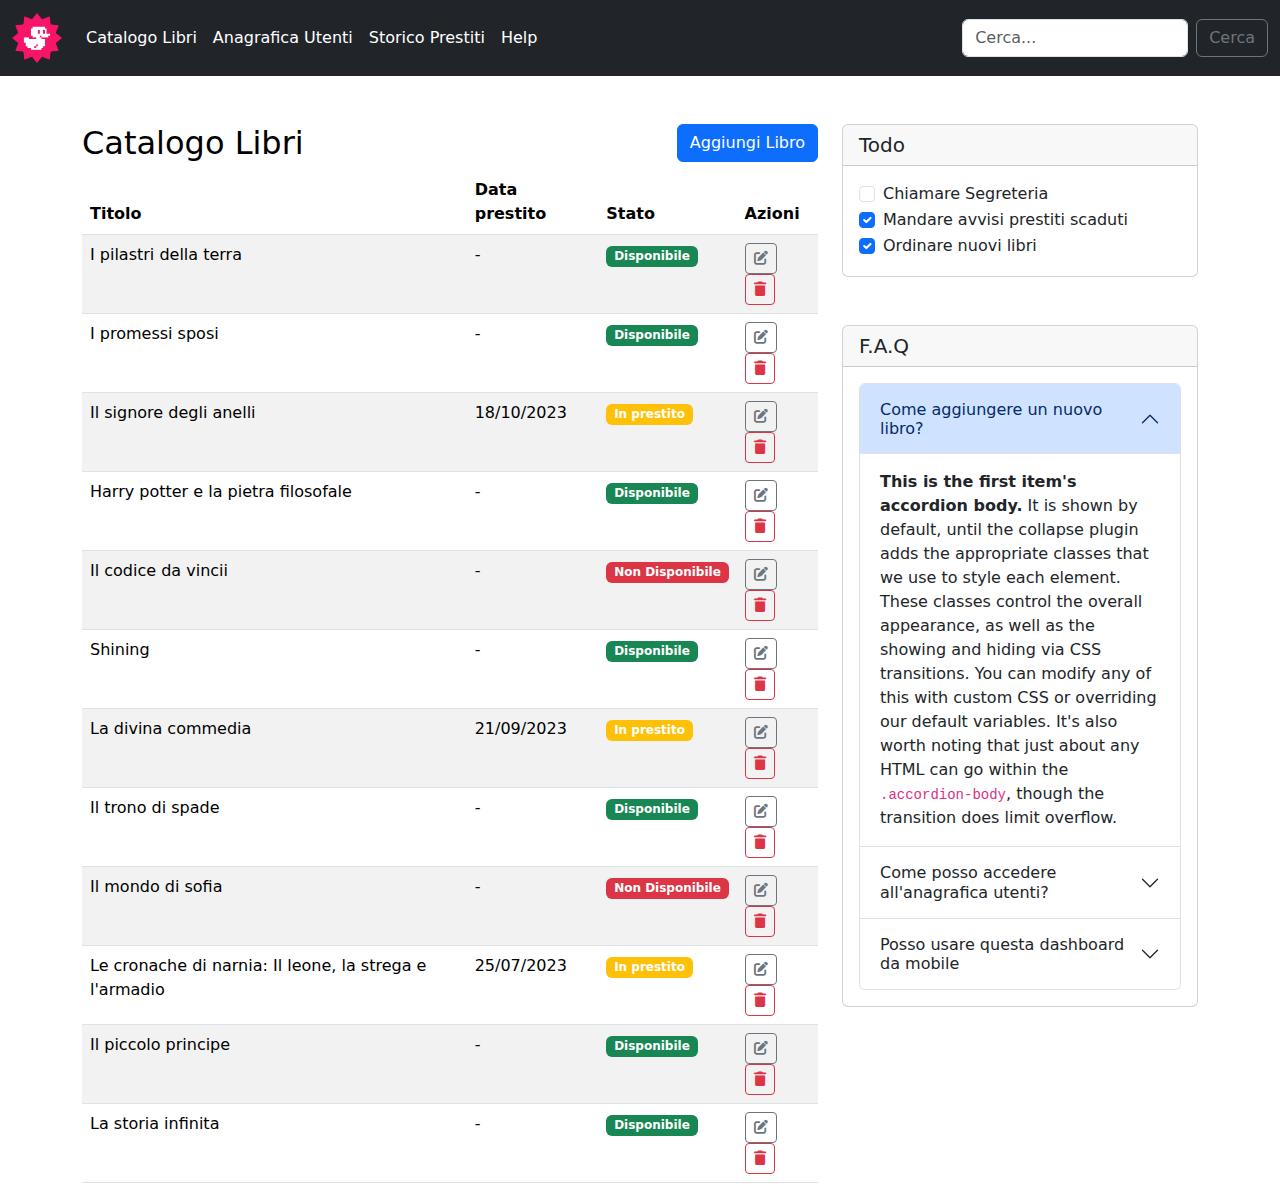
<file: index.html>
<!DOCTYPE html>
<html lang="en">
<head>

    <meta charset="UTF-8">


    <meta name="viewport" content="width=device-width, initial-scale=1.0">

    <!--link a bootastrap-->
    <link href="https://cdn.jsdelivr.net/npm/bootstrap@5.3.3/dist/css/bootstrap.min.css" rel="stylesheet" integrity="sha384-QWTKZyjpPEjISv5WaRU9OFeRpok6YctnYmDr5pNlyT2bRjXh0JMhjY6hW+ALEwIH" crossorigin="anonymous">
    <!--link a javascript-->
    <script src="https://cdn.jsdelivr.net/npm/bootstrap@5.3.3/dist/js/bootstrap.bundle.min.js" integrity="sha384-YvpcrYf0tY3lHB60NNkmXc5s9fDVZLESaAA55NDzOxhy9GkcIdslK1eN7N6jIeHz" crossorigin="anonymous"></script>
    <!--link font awesome-->
    <link rel="stylesheet" href="https://cdnjs.cloudflare.com/ajax/libs/font-awesome/6.7.2/css/all.min.css" integrity="sha512-Evv84Mr4kqVGRNSgIGL/F/aIDqQb7xQ2vcrdIwxfjThSH8CSR7PBEakCr51Ck+w+/U6swU2Im1vVX0SVk9ABhg==" crossorigin="anonymous" referrerpolicy="no-referrer" />
    <!--link al file css-->
    <link rel="stylesheet" href="./style.css/style.css">
    <!--titolo scheda browser-->
    <title>Catalogo Libri</title>
    <!--logo scheda broeser-->
    <link rel="icon" href="./img/duck.png">

</head>

<body>

    <!--NAVBAR-->
    <!--DESKTOP-FIRST-->
    <nav class="navbar navbar-expand-lg " style="background-color: #212529;" >
        <div class="container-fluid">
          <a class="navbar-brand" href="#"><img src="./img/duck.png" alt=""></a>
          <button class="navbar-toggler" type="button" data-bs-toggle="collapse" data-bs-target="#navbarSupportedContent" aria-controls="navbarSupportedContent" aria-expanded="false" aria-label="Toggle navigation">
            <span class="navbar-toggler-icon bg-white border"></span>
          </button>
          <div class="collapse navbar-collapse" id="navbarSupportedContent">
            <ul class="navbar-nav me-auto mb-2 mb-lg-0">
              <li class="nav-item">
                <a class="nav-link active text-white " aria-current="page" href="#">Catalogo Libri</a>
              </li>
              <li class="nav-item">
                <a class="nav-link text-white" href="#">Anagrafica Utenti</a>
              </li>
              <li class="nav-item ">
                <a class="nav-link text-white  " aria-disabled="true">
                  Storico Prestiti
                </a>
          
              </li>
              <li class="nav-item">
                <a class="nav-link text-white  " >Help</a>
              </li>
            </ul>
            <form class="d-flex" role="search">
                <input class="form-control me-2" type="search" placeholder="Cerca..." aria-label="Search">
                <button class="btn btn-outline-secondary" type="submit">Cerca</button>
              </form>
          </div>
        </div>
    </nav>

    <!--contenuto principale-->

    <div class="container-sm text-left mt-5">
        <div class="row ">
          <div class="col col-lg-8 col-md-12">
            <div class="d-flex justify-content-between">
            <span><h2 class="text-black">Catalogo Libri </h2></span>
            <a href="./libro.html"><button type="button" class="btn btn-primary">Aggiungi Libro</button></a>
            
            </div>
            

            <table class="table table-striped">
                <thead>
                  <tr>
                    <th scope="col">Titolo</th>
                    <th scope="col " class="d-none d-md-table-cell">Data prestito</th>
                    <th scope="col">Stato</th>
                    <th scope="col">Azioni</th>
                  </tr>
                </thead>
                <tbody>
                  <tr>
                    <td scope="row ">I pilastri della terra</td>
                    <td class="d-none d-md-table-cell">-</td>
                    <td><span class="badge text-bg-success">Disponibile</span></td>
                    <td class="d-bloc">
                        <button class="btn btn-sm btn-outline-secondary"><i class="fas fa-edit"></i></button>
                        <button class="btn btn-sm btn-outline-danger"><i class="fas fa-trash"></i></button>
                      </td>
                  </tr>
                  <tr>
                    <td scope="row">I promessi sposi</td>
                    <td class="d-none d-md-table-cell">-</td>
                    <td><span class="badge text-bg-success">Disponibile</span></td>
                    <td>
                        <button class="btn btn-sm btn-outline-secondary"><i class="fas fa-edit"></i></button>
                        <button class="btn btn-sm btn-outline-danger"><i class="fas fa-trash"></i></button>
                      </td>
                  </tr>
                  <tr>
                    <td scope="row">Il signore degli anelli</td>
                    <td class="d-none d-md-table-cell">18/10/2023</td>
                    <td><span class="badge text-bg-warning text-white">In prestito</span></td>
                    <td>
                        <button class="btn btn-sm btn-outline-secondary"><i class="fas fa-edit"></i></button>
                        <button class="btn btn-sm btn-outline-danger"><i class="fas fa-trash"></i></button>
                      </td>
                  </tr>
                  <tr>
                    <td scope="row">Harry potter e la pietra filosofale</td>
                    <td class="d-none d-md-table-cell">-</td>
                    <td><span class="badge text-bg-success">Disponibile</span></td>
                    <td>
                        <button class="btn btn-sm btn-outline-secondary"><i class="fas fa-edit"></i></button>
                        <button class="btn btn-sm btn-outline-danger"><i class="fas fa-trash"></i></button>
                      </td>
                  </tr>
                  <tr>
                    <td scope="row">Il codice da vincii</td>
                    <td class="d-none d-md-table-cell">-</td>
                    <td><span class="badge text-bg-danger">Non Disponibile</span></td>
                    <td>
                        <button class="btn btn-sm btn-outline-secondary"><i class="fas fa-edit"></i></button>
                        <button class="btn btn-sm btn-outline-danger"><i class="fas fa-trash"></i></button>
                      </td>
                  </tr>
                  <tr>
                    <td scope="row">Shining</td>
                    <td class="d-none d-md-table-cell">-</td>
                    <td><span class="badge text-bg-success">Disponibile</span></td>
                    <td>
                        <button class="btn btn-sm btn-outline-secondary"><i class="fas fa-edit"></i></button>
                        <button class="btn btn-sm btn-outline-danger"><i class="fas fa-trash"></i></button>
                      </td>
                  </tr>
                  <tr>
                    <td scope="row">La divina commedia</td>
                    <td class="d-none d-md-table-cell">21/09/2023</td>
                    <td><span class="badge text-bg-warning text-white">In prestito</span></td>
                    <td>
                        <button class="btn btn-sm btn-outline-secondary"><i class="fas fa-edit"></i></button>
                        <button class="btn btn-sm btn-outline-danger"><i class="fas fa-trash"></i></button>
                      </td>
                  </tr>
                  <tr>
                    <td scope="row">Il trono di spade</td>
                    <td class="d-none d-md-table-cell">-</td>
                    <td><span class="badge text-bg-success">Disponibile</span></td>
                    <td>
                        <button class="btn btn-sm btn-outline-secondary"><i class="fas fa-edit"></i></button>
                        <button class="btn btn-sm btn-outline-danger"><i class="fas fa-trash"></i></button>
                      </td>
                  </tr>
                  <tr>
                    <td scope="row">Il mondo di sofia</td>
                    <td class="d-none d-md-table-cell">-</td>
                    <td><span class="badge text-bg-danger">Non Disponibile</span></td>
                    <td>
                        <button class="btn btn-sm btn-outline-secondary"><i class="fas fa-edit"></i></button>
                        <button class="btn btn-sm btn-outline-danger"><i class="fas fa-trash"></i></button>
                      </td>
                  </tr>
                  <tr>
                    <td scope="row">Le cronache di narnia: Il leone, la strega e l'armadio</td>
                    <td class="d-none d-md-table-cell">25/07/2023</td>
                    <td><span class="badge text-bg-warning text-white">In prestito</span></td>
                    <td>
                        <button class="btn btn-sm btn-outline-secondary"><i class="fas fa-edit"></i></button>
                        <button class="btn btn-sm btn-outline-danger"><i class="fas fa-trash"></i></button>
                      </td>
                  </tr>
                  <tr>
                    <td scope="row">Il piccolo principe</td>
                    <td class="d-none d-md-table-cell">-</td>
                    <td><span class="badge text-bg-success">Disponibile</span></td>
                    <td>
                        <button class="btn btn-sm btn-outline-secondary"><i class="fas fa-edit"></i></button>
                        <button class="btn btn-sm btn-outline-danger"><i class="fas fa-trash"></i></button>
                      </td>
                  </tr>
                  <tr>
                    <td scope="row">La storia infinita</td>
                    <td class="d-none d-md-table-cell">-</td>
                    <td><span class="badge text-bg-success">Disponibile</span></td>
                    <td>
                        <button class="btn btn-sm btn-outline-secondary"><i class="fas fa-edit"></i></button>
                        <button class="btn btn-sm btn-outline-danger"><i class="fas fa-trash"></i></button>
                      </td>
                  </tr>
                </tbody>
              </table>
          </div>

          <div class="col-lg-4 col-md-12 ">
            <div class="card  ">
                <h5 class="card-header">Todo</h5>
                <div class="card-body">
                    <div class="form-check">
                        <input class="form-check-input" type="checkbox" value="" id="flexCheckDefault">
                        <label class="form-check-label" for="flexCheckDefault">
                          Chiamare Segreteria
                        </label>
                      </div>
                      <div class="form-check">
                        <input class="form-check-input" type="checkbox" value="" id="flexCheckChecked1" checked>
                        <label class="form-check-label" for="flexCheckChecked1">
                          Mandare avvisi prestiti scaduti
                        </label>
                      </div>
                      <div class="form-check">
                        <input class="form-check-input" type="checkbox" value="" id="flexCheckChecked2" checked>
                        <label class="form-check-label" for="flexCheckChecked2">
                          Ordinare nuovi libri
                        </label>
                      </div>
                </div>
            </div>
            <div class="card mt-5 col ">
                <h5 class="card-header">F.A.Q</h5>
                <div class="card-body">
                    <div class="accordion" id="accordionExample">
                        <div class="accordion-item">
                          <h2 class="accordion-header">
                            <button class="accordion-button" type="button" data-bs-toggle="collapse" data-bs-target="#collapseOne" aria-expanded="true" aria-controls="collapseOne">
                              Come aggiungere un nuovo libro?
                            </button>
                          </h2>
                          <div id="collapseOne" class="accordion-collapse collapse show" data-bs-parent="#accordionExample">
                            <div class="accordion-body">
                              <strong>This is the first item's accordion body.</strong> It is shown by default, until the collapse plugin adds the appropriate classes that we use to style each element. These classes control the overall appearance, as well as the showing and hiding via CSS transitions. You can modify any of this with custom CSS or overriding our default variables. It's also worth noting that just about any HTML can go within the <code>.accordion-body</code>, though the transition does limit overflow.
                            </div>
                          </div>
                        </div>
                        <div class="accordion-item">
                          <h2 class="accordion-header">
                            <button class="accordion-button collapsed" type="button" data-bs-toggle="collapse" data-bs-target="#collapseTwo" aria-expanded="false" aria-controls="collapseTwo">
                             Come posso accedere all'anagrafica utenti?
                            </button>
                          </h2>
                          <div id="collapseTwo" class="accordion-collapse collapse" data-bs-parent="#accordionExample">
                            <div class="accordion-body">
                              <strong>This is the second item's accordion body.</strong> It is hidden by default, until the collapse plugin adds the appropriate classes that we use to style each element. These classes control the overall appearance, as well as the showing and hiding via CSS transitions. You can modify any of this with custom CSS or overriding our default variables. It's also worth noting that just about any HTML can go within the <code>.accordion-body</code>, though the transition does limit overflow.
                            </div>
                          </div>
                        </div>
                        <div class="accordion-item">
                          <h2 class="accordion-header">
                            <button class="accordion-button collapsed" type="button" data-bs-toggle="collapse" data-bs-target="#collapseThree" aria-expanded="false" aria-controls="collapseThree">
                              Posso usare questa dashboard da mobile
                            </button>
                          </h2>
                          <div id="collapseThree" class="accordion-collapse collapse" data-bs-parent="#accordionExample">
                            <div class="accordion-body">
                              <strong>This is the third item's accordion body.</strong> It is hidden by default, until the collapse plugin adds the appropriate classes that we use to style each element. These classes control the overall appearance, as well as the showing and hiding via CSS transitions. You can modify any of this with custom CSS or overriding our default variables. It's also worth noting that just about any HTML can go within the <code>.accordion-body</code>, though the transition does limit overflow.
                            </div>
                          </div>
                        </div>
                      </div>
                </div>
            </div>
          </div>
        </div>
    </div>
</body>
</html>
</file>
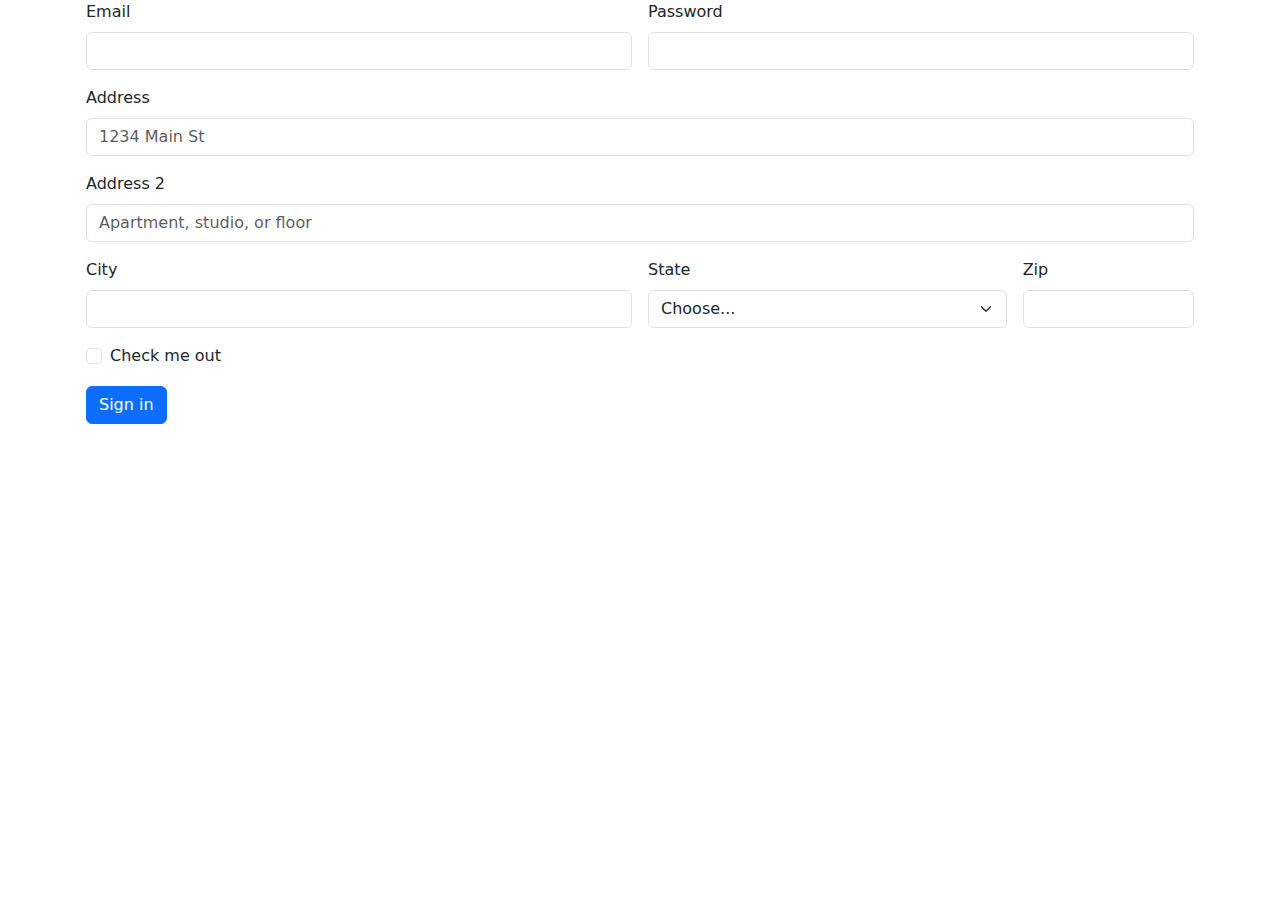
<file: libro.html>
<!DOCTYPE html>
<html lang="en">
<head>
    <meta charset="UTF-8">
    <meta name="viewport" content="width=device-width, initial-scale=1.0">

    <!--link a bootastrap-->
    <link href="https://cdn.jsdelivr.net/npm/bootstrap@5.3.3/dist/css/bootstrap.min.css" rel="stylesheet" integrity="sha384-QWTKZyjpPEjISv5WaRU9OFeRpok6YctnYmDr5pNlyT2bRjXh0JMhjY6hW+ALEwIH" crossorigin="anonymous">
    <!--link a javascript-->
    <script src="https://cdn.jsdelivr.net/npm/bootstrap@5.3.3/dist/js/bootstrap.bundle.min.js" integrity="sha384-YvpcrYf0tY3lHB60NNkmXc5s9fDVZLESaAA55NDzOxhy9GkcIdslK1eN7N6jIeHz" crossorigin="anonymous"></script>
    <!--link font awesome-->
    <link rel="stylesheet" href="https://cdnjs.cloudflare.com/ajax/libs/font-awesome/6.7.2/css/all.min.css" integrity="sha512-Evv84Mr4kqVGRNSgIGL/F/aIDqQb7xQ2vcrdIwxfjThSH8CSR7PBEakCr51Ck+w+/U6swU2Im1vVX0SVk9ABhg==" crossorigin="anonymous" referrerpolicy="no-referrer" />
    <!--link al file css-->
    <link rel="stylesheet" href="./style.css/style.css">
    <!--titolo scheda browser-->
    <title>Catalogo Libri</title>
    <!--logo scheda broeser-->
    <link rel="icon" href="./img/duck.png">

    <style>
        .centro{display: flex;
        justify-content: center;}
    </style>

    <title>Aggiungi Libri</title>
</head>
<body>
    <div class="centro">
    <form class="container-sm row g-3  ">
        <div class="col-md-6">
          <label for="inputEmail4" class="form-label">Email</label>
          <input type="email" class="form-control" id="inputEmail4">
        </div>
        <div class="col-md-6">
          <label for="inputPassword4" class="form-label">Password</label>
          <input type="password" class="form-control" id="inputPassword4">
        </div>
        <div class="col-12">
          <label for="inputAddress" class="form-label">Address</label>
          <input type="text" class="form-control" id="inputAddress" placeholder="1234 Main St">
        </div>
        <div class="col-12">
          <label for="inputAddress2" class="form-label">Address 2</label>
          <input type="text" class="form-control" id="inputAddress2" placeholder="Apartment, studio, or floor">
        </div>
        <div class="col-md-6">
          <label for="inputCity" class="form-label">City</label>
          <input type="text" class="form-control" id="inputCity">
        </div>
        <div class="col-md-4">
          <label for="inputState" class="form-label">State</label>
          <select id="inputState" class="form-select">
            <option selected>Choose...</option>
            <option>...</option>
          </select>
        </div>
        <div class="col-md-2">
          <label for="inputZip" class="form-label">Zip</label>
          <input type="text" class="form-control" id="inputZip">
        </div>
        <div class="col-12">
          <div class="form-check">
            <input class="form-check-input" type="checkbox" id="gridCheck">
            <label class="form-check-label" for="gridCheck">
              Check me out
            </label>
          </div>
        </div>
        <div class="col-12">
          <button type="submit" class="btn btn-primary">Sign in</button>
        </div>
      </form>
    </div>
</body>
</html>
</file>
<file: style.css/style.css>
/*css reset*/
*{
    margin: 0;
    padding: 0;
    box-sizing: border-box;
}

img{
    height: 50px;
}
</file>
